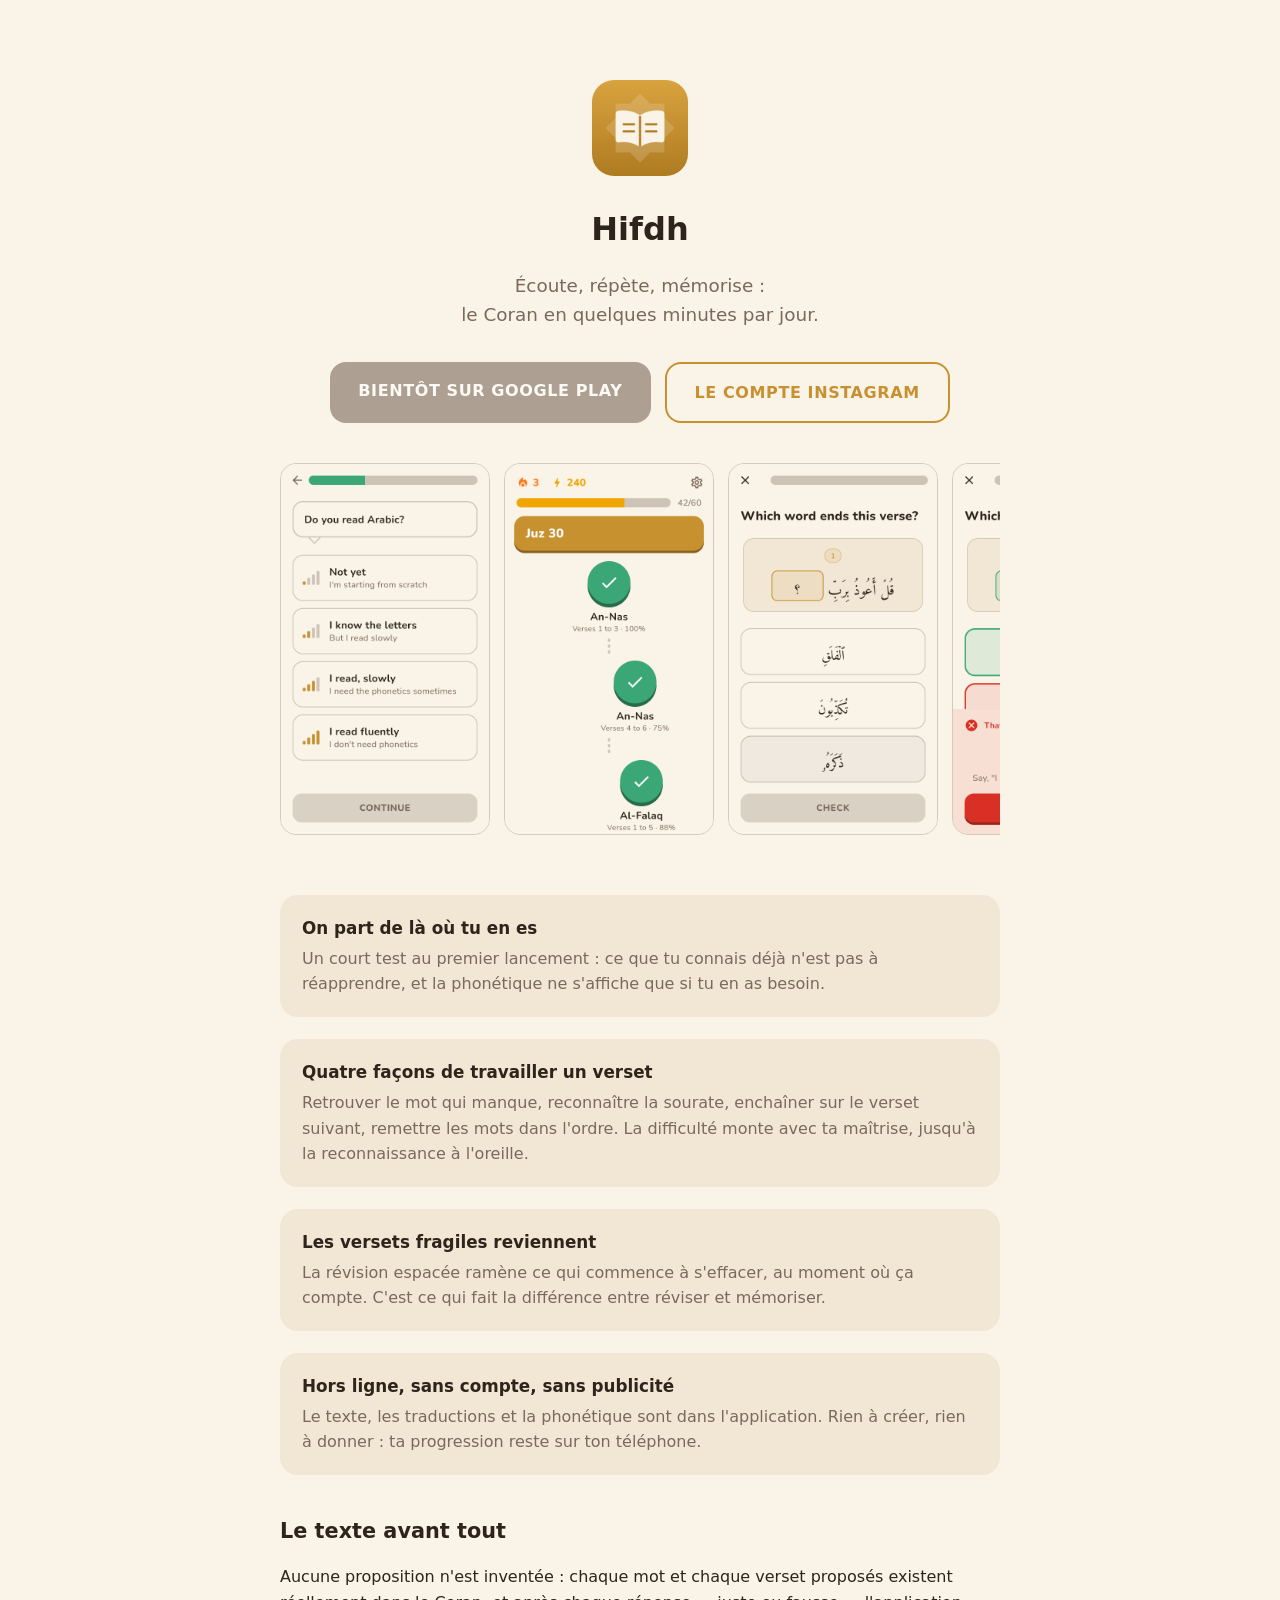
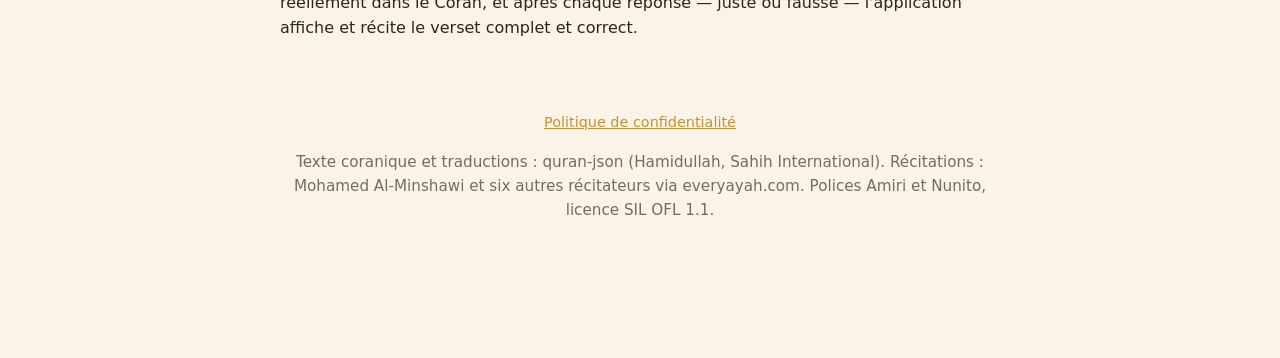
<file: index.html>
<!DOCTYPE html>
<html lang="fr">
<head>
<meta charset="utf-8">
<meta name="viewport" content="width=device-width, initial-scale=1">
<title>Hifdh — Mémoriser le Coran</title>
<meta name="description" content="Écoute, répète, mémorise : le Coran en quelques minutes par jour. Des leçons courtes, hors ligne, du Juz' 30 vers le début.">
<link rel="icon" href="icon.png">
<link rel="stylesheet" href="style.css">
</head>
<body>
<main>
  <header>
    <img src="icon.png" alt="">
    <h1>Hifdh</h1>
  </header>
  <p class="lead">Écoute, répète, mémorise :<br>le Coran en quelques minutes par jour.</p>

  <div class="actions">
    <a class="cta" href="#" aria-disabled="true">Bientôt sur Google&nbsp;Play</a>
    <a class="cta secondary" href="https://instagram.com/quran_reel_daily">Le compte Instagram</a>
  </div>

  <div class="shots">
    <img src="shots/placement.png" alt="Le test de placement du premier lancement">
    <img src="shots/path.png" alt="Le parcours du Juz' 30">
    <img src="shots/exercise.png" alt="Un exercice de mot manquant">
    <img src="shots/correction.png" alt="La correction affichant le verset complet">
  </div>

  <section class="features">
    <div class="feature">
      <h3>On part de là où tu en es</h3>
      <p>Un court test au premier lancement : ce que tu connais déjà n'est pas à réapprendre, et la phonétique ne s'affiche que si tu en as besoin.</p>
    </div>
    <div class="feature">
      <h3>Quatre façons de travailler un verset</h3>
      <p>Retrouver le mot qui manque, reconnaître la sourate, enchaîner sur le verset suivant, remettre les mots dans l'ordre. La difficulté monte avec ta maîtrise, jusqu'à la reconnaissance à l'oreille.</p>
    </div>
    <div class="feature">
      <h3>Les versets fragiles reviennent</h3>
      <p>La révision espacée ramène ce qui commence à s'effacer, au moment où ça compte. C'est ce qui fait la différence entre réviser et mémoriser.</p>
    </div>
    <div class="feature">
      <h3>Hors ligne, sans compte, sans publicité</h3>
      <p>Le texte, les traductions et la phonétique sont dans l'application. Rien à créer, rien à donner : ta progression reste sur ton téléphone.</p>
    </div>
  </section>

  <h2>Le texte avant tout</h2>
  <p>Aucune proposition n'est inventée : chaque mot et chaque verset proposés
  existent réellement dans le Coran, et après chaque réponse — juste ou
  fausse — l'application affiche et récite le verset complet et correct.</p>

  <footer>
    <p><a href="privacy/">Politique de confidentialité</a></p>
    <p class="muted">Texte coranique et traductions : quran-json (Hamidullah, Sahih International).
    Récitations : Mohamed Al-Minshawi et six autres récitateurs via everyayah.com. Polices Amiri et Nunito, licence SIL OFL 1.1.</p>
  </footer>
</main>
</body>
</html>
</file>
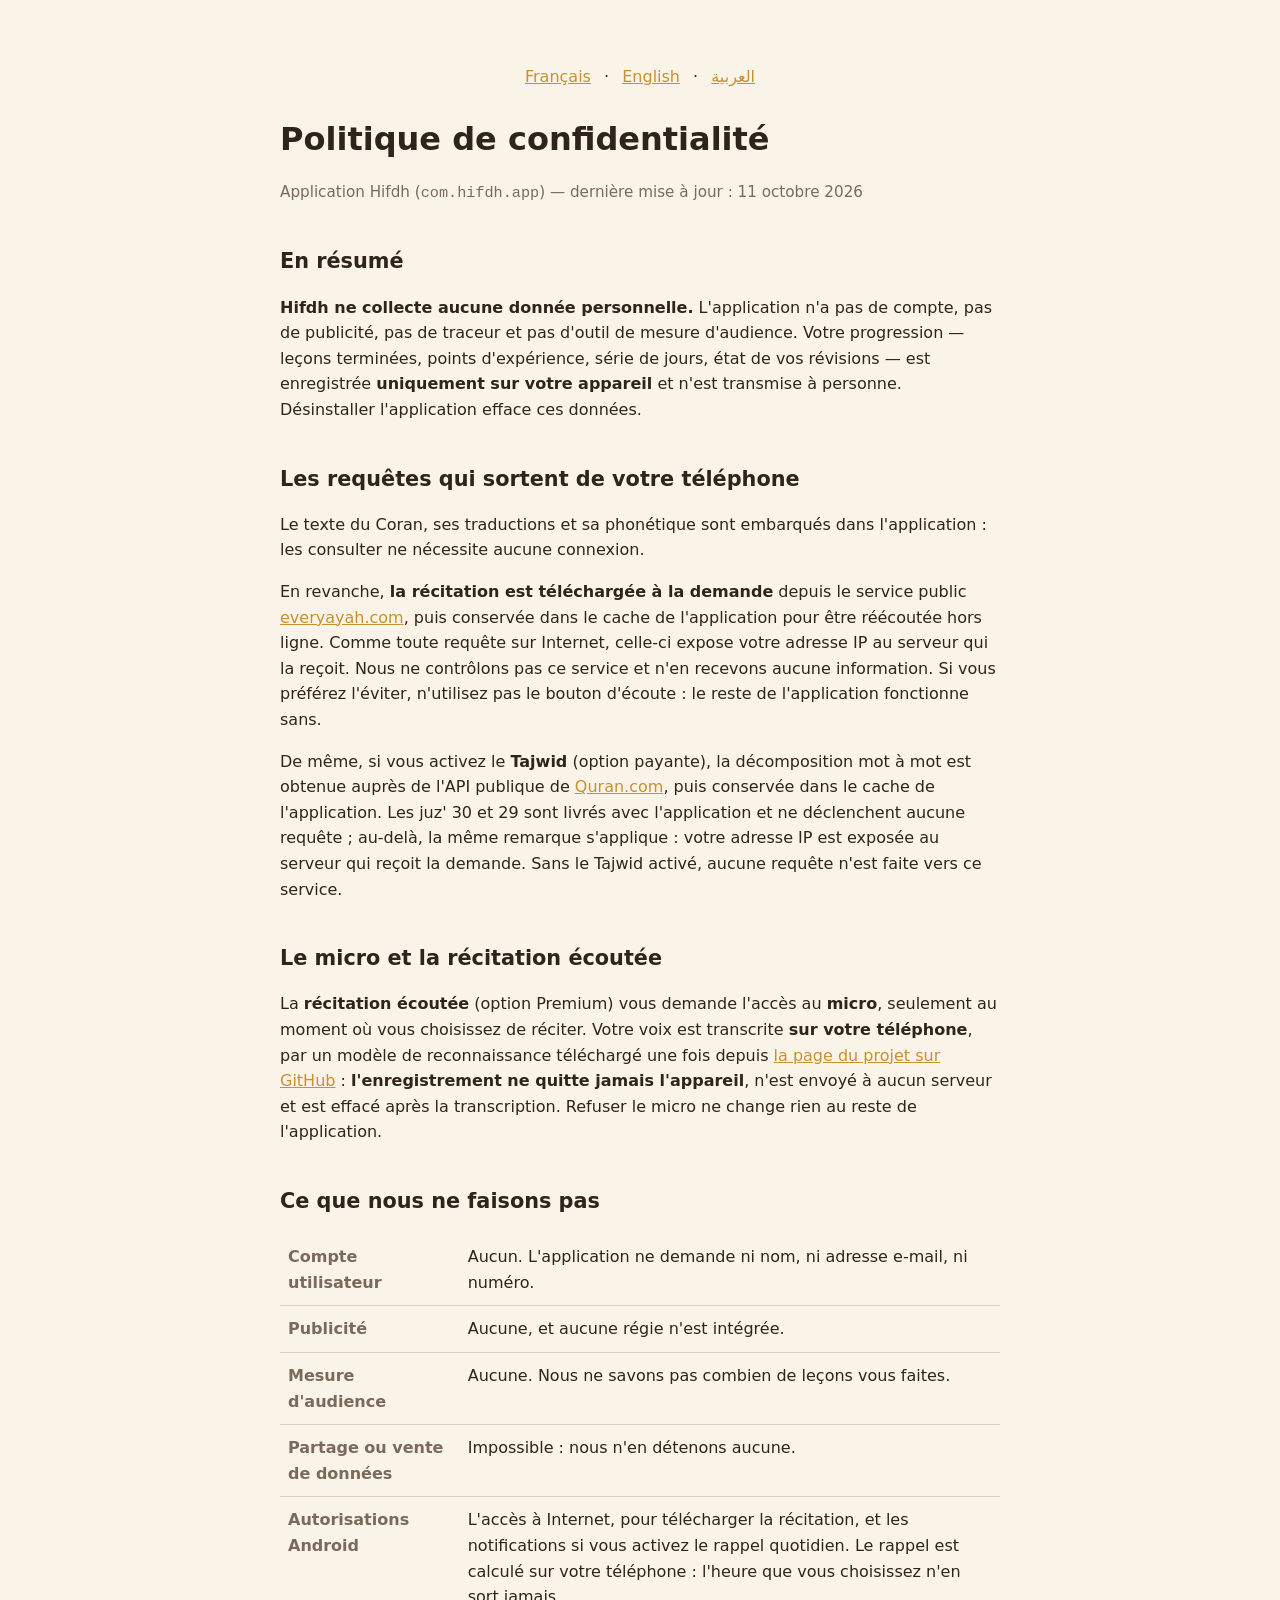
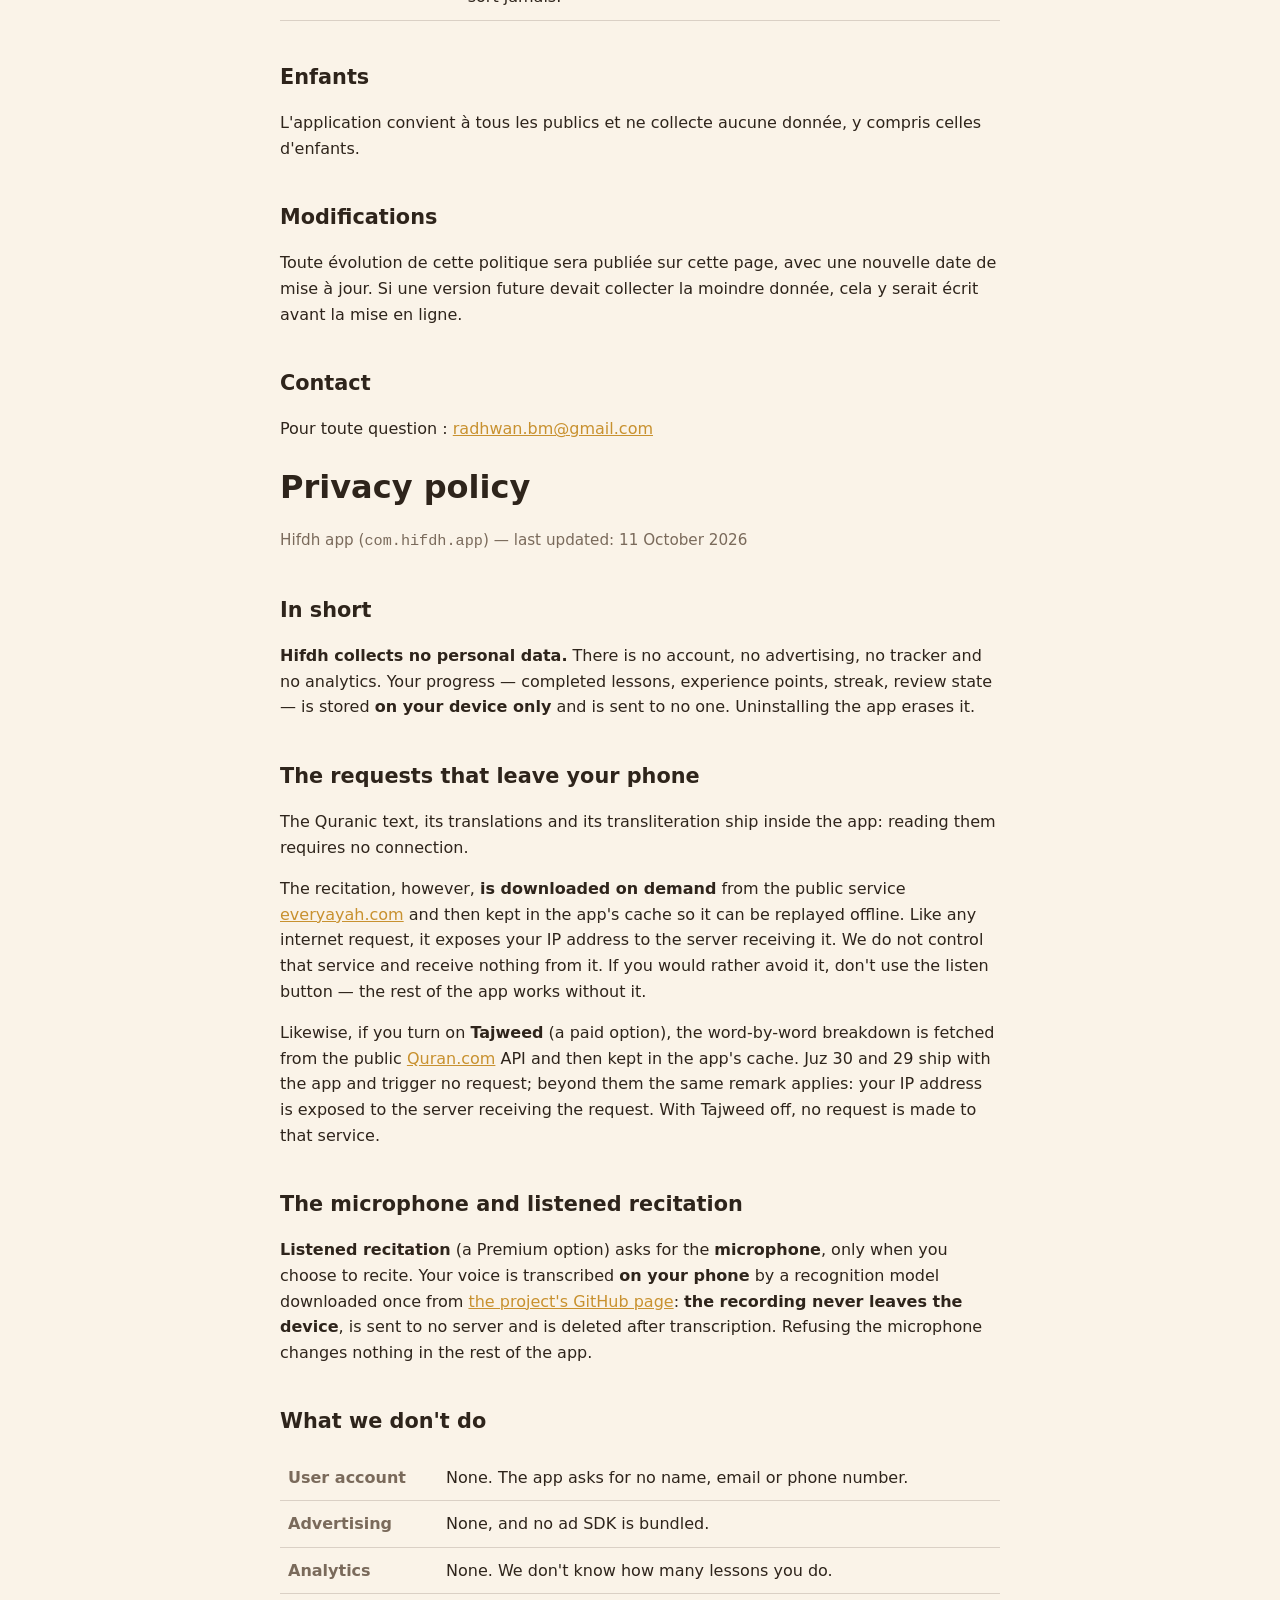
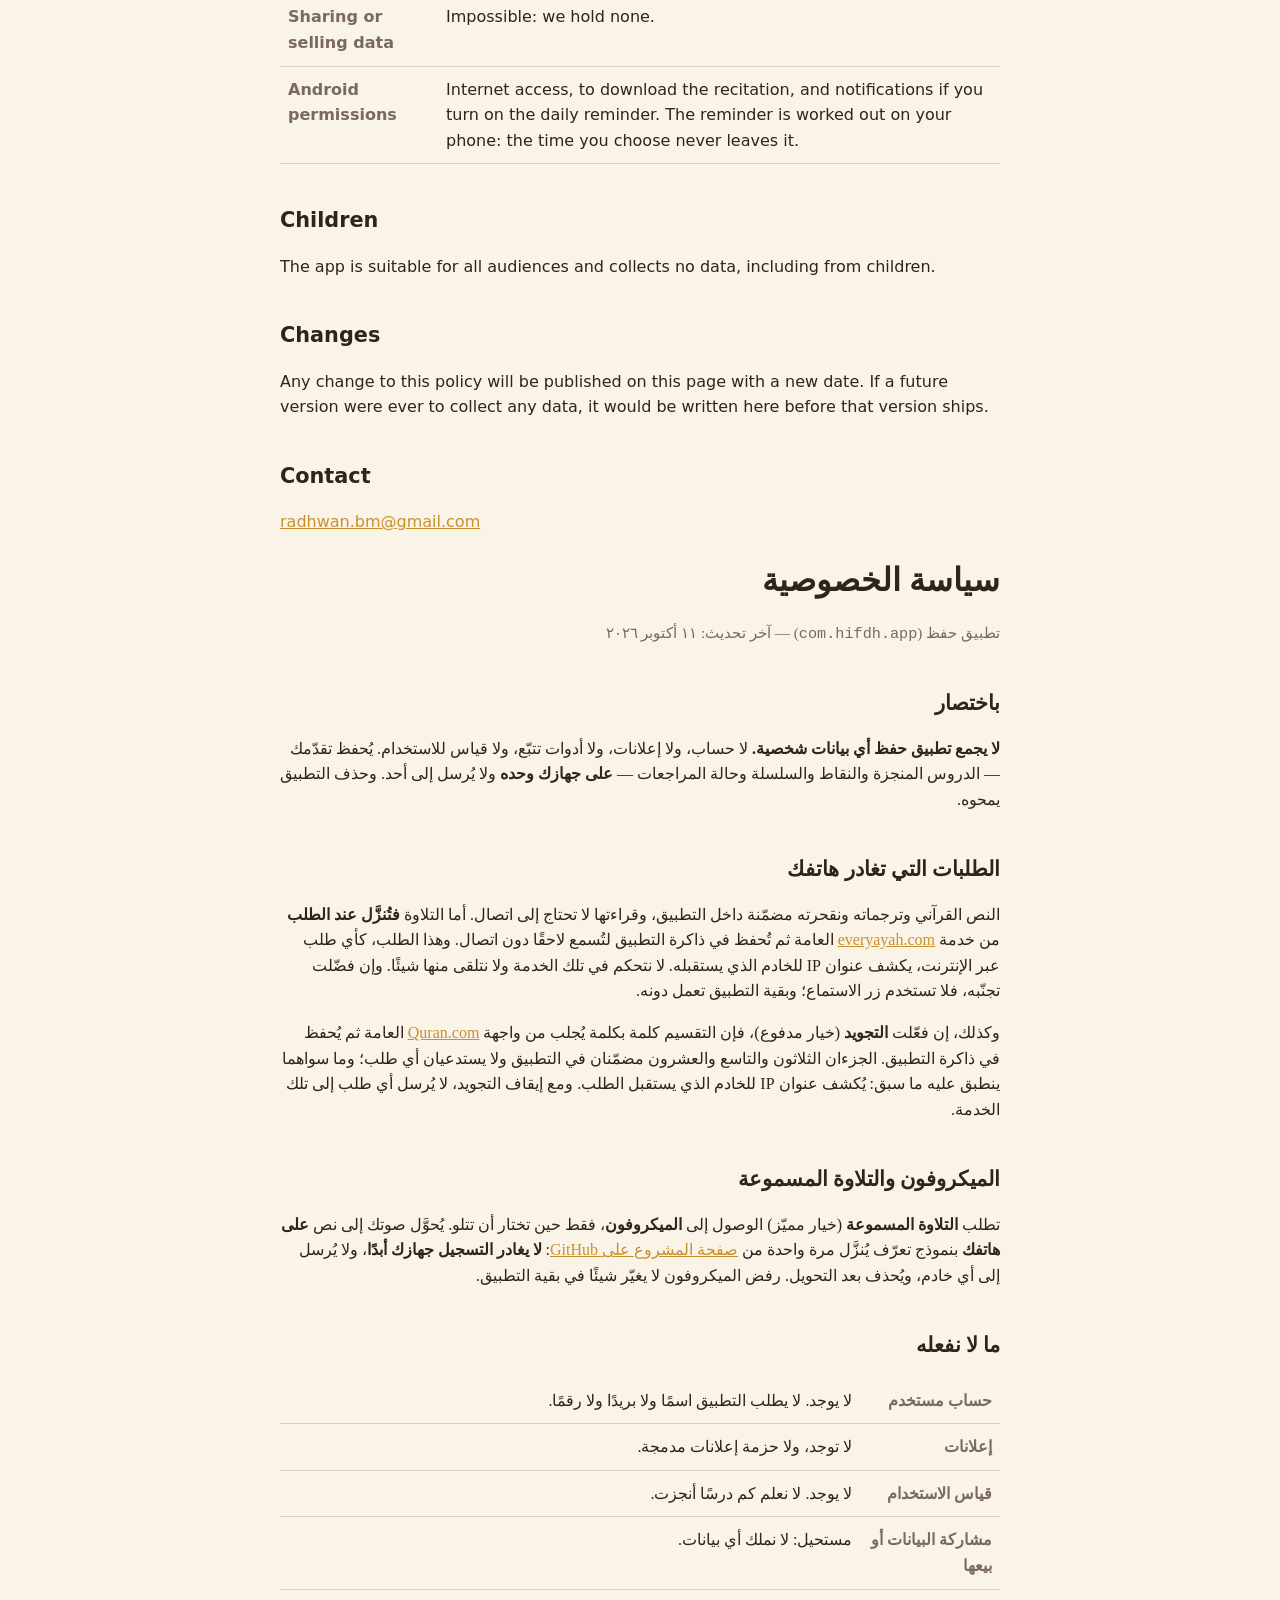
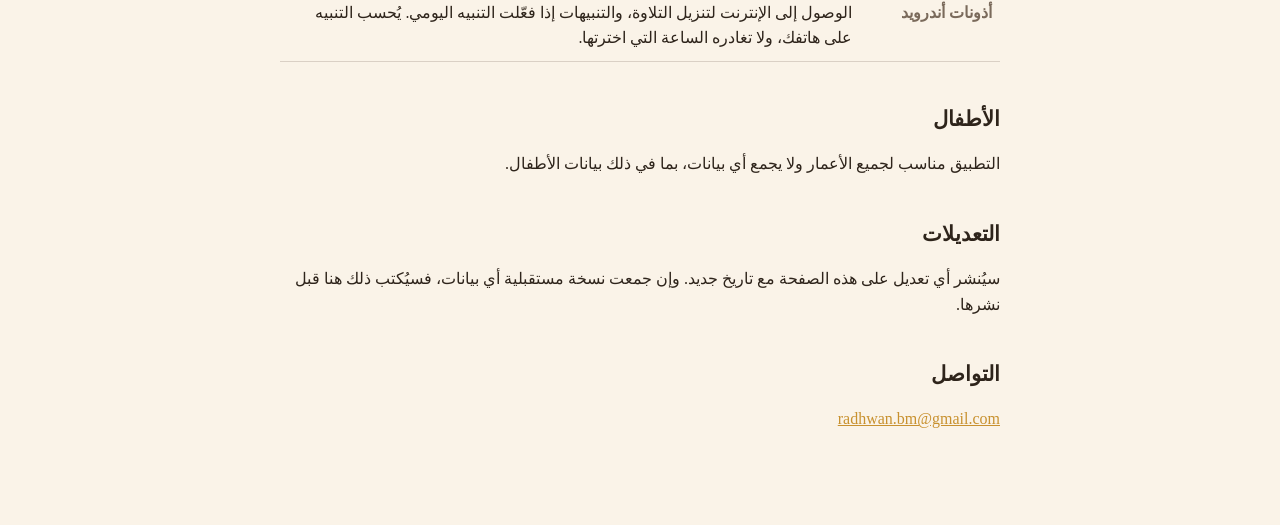
<file: privacy/index.html>
<!DOCTYPE html>
<html lang="fr">
<head>
<meta charset="utf-8">
<meta name="viewport" content="width=device-width, initial-scale=1">
<title>Hifdh — Politique de confidentialité</title>
<meta name="description" content="Politique de confidentialité de l'application Hifdh : aucune collecte de données, aucun compte, aucun traceur.">
<link rel="icon" href="../icon.png">
<link rel="stylesheet" href="../style.css">
</head>
<body>
<main>
  <p class="langs"><a href="#fr">Français</a> · <a href="#en">English</a> · <a href="#ar">العربية</a></p>

  <section id="fr">
    <h1>Politique de confidentialité</h1>
    <p class="muted">Application Hifdh (<code>com.hifdh.app</code>) — dernière mise à jour : 11 octobre 2026</p>

    <h2>En résumé</h2>
    <p><strong>Hifdh ne collecte aucune donnée personnelle.</strong> L'application
    n'a pas de compte, pas de publicité, pas de traceur et pas d'outil de mesure
    d'audience. Votre progression — leçons terminées, points d'expérience, série
    de jours, état de vos révisions — est enregistrée <strong>uniquement sur
    votre appareil</strong> et n'est transmise à personne. Désinstaller
    l'application efface ces données.</p>

    <h2>Les requêtes qui sortent de votre téléphone</h2>
    <p>Le texte du Coran, ses traductions et sa phonétique sont embarqués dans
    l'application : les consulter ne nécessite aucune connexion.</p>
    <p>En revanche, <strong>la récitation est téléchargée à la demande</strong>
    depuis le service public <a href="https://everyayah.com">everyayah.com</a>,
    puis conservée dans le cache de l'application pour être réécoutée hors
    ligne. Comme toute requête sur Internet, celle-ci expose votre adresse IP au
    serveur qui la reçoit. Nous ne contrôlons pas ce service et n'en recevons
    aucune information. Si vous préférez l'éviter, n'utilisez pas le bouton
    d'écoute : le reste de l'application fonctionne sans.</p>
    <p>De même, si vous activez le <strong>Tajwid</strong> (option payante), la
    décomposition mot à mot est obtenue auprès de l'API publique de
    <a href="https://quran.com">Quran.com</a>, puis conservée dans le cache de
    l'application. Les juz' 30 et 29 sont livrés avec l'application et ne
    déclenchent aucune requête ; au-delà, la même remarque s'applique : votre
    adresse IP est exposée au serveur qui reçoit la demande. Sans le Tajwid
    activé, aucune requête n'est faite vers ce service.</p>

    <h2>Le micro et la récitation écoutée</h2>
    <p>La <strong>récitation écoutée</strong> (option Premium) vous demande
    l'accès au <strong>micro</strong>, seulement au moment où vous choisissez de
    réciter. Votre voix est transcrite <strong>sur votre téléphone</strong>, par
    un modèle de reconnaissance téléchargé une fois depuis
    <a href="https://github.com/RadhwanMRS/hifdh-site/releases">la page du
    projet sur GitHub</a> : <strong>l'enregistrement ne quitte jamais
    l'appareil</strong>, n'est envoyé à aucun serveur et est effacé après la
    transcription. Refuser le micro ne change rien au reste de
    l'application.</p>

    <h2>Ce que nous ne faisons pas</h2>
    <table>
      <tr><th>Compte utilisateur</th><td>Aucun. L'application ne demande ni nom, ni adresse e-mail, ni numéro.</td></tr>
      <tr><th>Publicité</th><td>Aucune, et aucune régie n'est intégrée.</td></tr>
      <tr><th>Mesure d'audience</th><td>Aucune. Nous ne savons pas combien de leçons vous faites.</td></tr>
      <tr><th>Partage ou vente de données</th><td>Impossible : nous n'en détenons aucune.</td></tr>
      <tr><th>Autorisations Android</th><td>L'accès à Internet, pour télécharger la récitation, et les notifications si vous activez le rappel quotidien. Le rappel est calculé sur votre téléphone : l'heure que vous choisissez n'en sort jamais.</td></tr>
    </table>

    <h2>Enfants</h2>
    <p>L'application convient à tous les publics et ne collecte aucune donnée,
    y compris celles d'enfants.</p>

    <h2>Modifications</h2>
    <p>Toute évolution de cette politique sera publiée sur cette page, avec une
    nouvelle date de mise à jour. Si une version future devait collecter la
    moindre donnée, cela y serait écrit avant la mise en ligne.</p>

    <h2>Contact</h2>
    <p>Pour toute question : <a href="mailto:radhwan.bm@gmail.com">radhwan.bm@gmail.com</a></p>
  </section>

  <section id="en" lang="en">
    <h1>Privacy policy</h1>
    <p class="muted">Hifdh app (<code>com.hifdh.app</code>) — last updated: 11 October 2026</p>

    <h2>In short</h2>
    <p><strong>Hifdh collects no personal data.</strong> There is no account, no
    advertising, no tracker and no analytics. Your progress — completed lessons,
    experience points, streak, review state — is stored <strong>on your device
    only</strong> and is sent to no one. Uninstalling the app erases it.</p>

    <h2>The requests that leave your phone</h2>
    <p>The Quranic text, its translations and its transliteration ship inside the
    app: reading them requires no connection.</p>
    <p>The recitation, however, <strong>is downloaded on demand</strong> from the
    public service <a href="https://everyayah.com">everyayah.com</a> and then kept
    in the app's cache so it can be replayed offline. Like any internet request,
    it exposes your IP address to the server receiving it. We do not control that
    service and receive nothing from it. If you would rather avoid it, don't use
    the listen button — the rest of the app works without it.</p>
    <p>Likewise, if you turn on <strong>Tajweed</strong> (a paid option), the
    word-by-word breakdown is fetched from the public
    <a href="https://quran.com">Quran.com</a> API and then kept in the app's
    cache. Juz 30 and 29 ship with the app and trigger no request; beyond them
    the same remark applies: your IP address is exposed to the server receiving
    the request. With Tajweed off, no request is made to that service.</p>

    <h2>The microphone and listened recitation</h2>
    <p><strong>Listened recitation</strong> (a Premium option) asks for the
    <strong>microphone</strong>, only when you choose to recite. Your voice is
    transcribed <strong>on your phone</strong> by a recognition model downloaded
    once from <a href="https://github.com/RadhwanMRS/hifdh-site/releases">the
    project's GitHub page</a>: <strong>the recording never leaves the
    device</strong>, is sent to no server and is deleted after transcription.
    Refusing the microphone changes nothing in the rest of the app.</p>

    <h2>What we don't do</h2>
    <table>
      <tr><th>User account</th><td>None. The app asks for no name, email or phone number.</td></tr>
      <tr><th>Advertising</th><td>None, and no ad SDK is bundled.</td></tr>
      <tr><th>Analytics</th><td>None. We don't know how many lessons you do.</td></tr>
      <tr><th>Sharing or selling data</th><td>Impossible: we hold none.</td></tr>
      <tr><th>Android permissions</th><td>Internet access, to download the recitation, and notifications if you turn on the daily reminder. The reminder is worked out on your phone: the time you choose never leaves it.</td></tr>
    </table>

    <h2>Children</h2>
    <p>The app is suitable for all audiences and collects no data, including from
    children.</p>

    <h2>Changes</h2>
    <p>Any change to this policy will be published on this page with a new date.
    If a future version were ever to collect any data, it would be written here
    before that version ships.</p>

    <h2>Contact</h2>
    <p><a href="mailto:radhwan.bm@gmail.com">radhwan.bm@gmail.com</a></p>
  </section>

  <section id="ar" lang="ar" dir="rtl">
    <h1>سياسة الخصوصية</h1>
    <p class="muted">تطبيق حفظ (<code>com.hifdh.app</code>) — آخر تحديث: ١١ أكتوبر ٢٠٢٦</p>

    <h2>باختصار</h2>
    <p><strong>لا يجمع تطبيق حفظ أي بيانات شخصية.</strong> لا حساب، ولا إعلانات،
    ولا أدوات تتبّع، ولا قياس للاستخدام. يُحفظ تقدّمك — الدروس المنجزة والنقاط
    والسلسلة وحالة المراجعات — <strong>على جهازك وحده</strong> ولا يُرسل إلى أحد.
    وحذف التطبيق يمحوه.</p>

    <h2>الطلبات التي تغادر هاتفك</h2>
    <p>النص القرآني وترجماته ونقحرته مضمّنة داخل التطبيق، وقراءتها لا تحتاج إلى
    اتصال. أما التلاوة <strong>فتُنزَّل عند الطلب</strong> من خدمة
    <a href="https://everyayah.com">everyayah.com</a> العامة ثم تُحفظ في ذاكرة
    التطبيق لتُسمع لاحقًا دون اتصال. وهذا الطلب، كأي طلب عبر الإنترنت، يكشف عنوان
    IP للخادم الذي يستقبله. لا نتحكم في تلك الخدمة ولا نتلقى منها شيئًا. وإن
    فضّلت تجنّبه، فلا تستخدم زر الاستماع؛ وبقية التطبيق تعمل دونه.</p>
    <p>وكذلك، إن فعّلت <strong>التجويد</strong> (خيار مدفوع)، فإن التقسيم كلمة
    بكلمة يُجلب من واجهة <a href="https://quran.com">Quran.com</a> العامة ثم
    يُحفظ في ذاكرة التطبيق. الجزءان الثلاثون والتاسع والعشرون مضمّنان في التطبيق
    ولا يستدعيان أي طلب؛ وما سواهما ينطبق عليه ما سبق: يُكشف عنوان IP للخادم
    الذي يستقبل الطلب. ومع إيقاف التجويد، لا يُرسل أي طلب إلى تلك الخدمة.</p>

    <h2>الميكروفون والتلاوة المسموعة</h2>
    <p>تطلب <strong>التلاوة المسموعة</strong> (خيار مميّز) الوصول إلى
    <strong>الميكروفون</strong>، فقط حين تختار أن تتلو. يُحوَّل صوتك إلى نص
    <strong>على هاتفك</strong> بنموذج تعرّف يُنزَّل مرة واحدة من
    <a href="https://github.com/RadhwanMRS/hifdh-site/releases">صفحة المشروع على GitHub</a>:
    <strong>لا يغادر التسجيل جهازك أبدًا</strong>، ولا يُرسل إلى أي خادم، ويُحذف
    بعد التحويل. رفض الميكروفون لا يغيّر شيئًا في بقية التطبيق.</p>

    <h2>ما لا نفعله</h2>
    <table>
      <tr><th>حساب مستخدم</th><td>لا يوجد. لا يطلب التطبيق اسمًا ولا بريدًا ولا رقمًا.</td></tr>
      <tr><th>إعلانات</th><td>لا توجد، ولا حزمة إعلانات مدمجة.</td></tr>
      <tr><th>قياس الاستخدام</th><td>لا يوجد. لا نعلم كم درسًا أنجزت.</td></tr>
      <tr><th>مشاركة البيانات أو بيعها</th><td>مستحيل: لا نملك أي بيانات.</td></tr>
      <tr><th>أذونات أندرويد</th><td>الوصول إلى الإنترنت لتنزيل التلاوة، والتنبيهات إذا فعّلت التنبيه اليومي. يُحسب التنبيه على هاتفك، ولا تغادره الساعة التي اخترتها.</td></tr>
    </table>

    <h2>الأطفال</h2>
    <p>التطبيق مناسب لجميع الأعمار ولا يجمع أي بيانات، بما في ذلك بيانات الأطفال.</p>

    <h2>التعديلات</h2>
    <p>سيُنشر أي تعديل على هذه الصفحة مع تاريخ جديد. وإن جمعت نسخة مستقبلية أي
    بيانات، فسيُكتب ذلك هنا قبل نشرها.</p>

    <h2>التواصل</h2>
    <p><a href="mailto:radhwan.bm@gmail.com">radhwan.bm@gmail.com</a></p>
  </section>
</main>
</body>
</html>
</file>
<file: style.css>
/* Palette et typographie reprises de l'application, pour que le passage du
   reel au site puis à l'app ne donne jamais l'impression de changer d'univers. */
:root {
  --paper: #faf3e8;
  --paper-raised: #f2e6d4;
  --ink: #2e241b;
  --ink-soft: #7a6a5b;
  --gold: #c8912f;
  --green: #3ba776;
}

@media (prefers-color-scheme: dark) {
  :root {
    --paper: #14100c;
    --paper-raised: #221b14;
    --ink: #f3e9dc;
    --ink-soft: #b3a393;
  }
}

* { box-sizing: border-box; }

body {
  margin: 0;
  padding: 0 20px;
  background: var(--paper);
  color: var(--ink);
  font-family: Nunito, "Segoe UI", system-ui, -apple-system, sans-serif;
  line-height: 1.6;
}

main { max-width: 720px; margin: 0 auto; padding: 48px 0 80px; }

header { text-align: center; padding: 32px 0 8px; }
header img { width: 96px; height: 96px; border-radius: 22px; }

h1 { font-size: 2rem; margin: 20px 0 8px; }
h2 { font-size: 1.3rem; margin: 40px 0 8px; }
h3 { font-size: 1.05rem; margin: 28px 0 4px; }
p, li { color: var(--ink); }
.lead { font-size: 1.15rem; color: var(--ink-soft); text-align: center; margin: 0 0 32px; }
.muted { color: var(--ink-soft); font-size: 0.95rem; }

.cta {
  display: inline-block;
  background: var(--gold);
  color: #fff;
  font-weight: 800;
  text-decoration: none;
  padding: 16px 28px;
  border-radius: 16px;
  box-shadow: 0 4px 0 #9a6e23;
  letter-spacing: 0.6px;
  text-transform: uppercase;
}
.cta.secondary { background: transparent; color: var(--gold); box-shadow: none; border: 2px solid var(--gold); }
.cta[aria-disabled="true"] { background: var(--ink-soft); box-shadow: none; opacity: 0.6; pointer-events: none; }
.actions { display: flex; flex-wrap: wrap; gap: 14px; justify-content: center; margin: 32px 0; }

.features { display: grid; gap: 22px; margin: 40px 0; }
.feature { background: var(--paper-raised); border-radius: 18px; padding: 20px 22px; }
.feature h3 { margin-top: 0; }
.feature p { margin: 0; color: var(--ink-soft); }

.shots { display: flex; gap: 14px; overflow-x: auto; padding: 8px 0 20px; }
.shots img { width: 210px; border-radius: 16px; border: 1px solid rgba(122, 106, 91, 0.3); }

table { width: 100%; border-collapse: collapse; margin: 16px 0; }
th, td { text-align: start; padding: 10px 8px; border-bottom: 1px solid rgba(122, 106, 91, 0.25); vertical-align: top; }
th { color: var(--ink-soft); font-weight: 700; }

footer { text-align: center; padding: 40px 0; color: var(--ink-soft); font-size: 0.9rem; }
a { color: var(--gold); }

.langs { text-align: center; margin-bottom: 24px; }
.langs a { margin: 0 8px; }

[dir="rtl"] { font-family: Amiri, Nunito, serif; }
</file>
